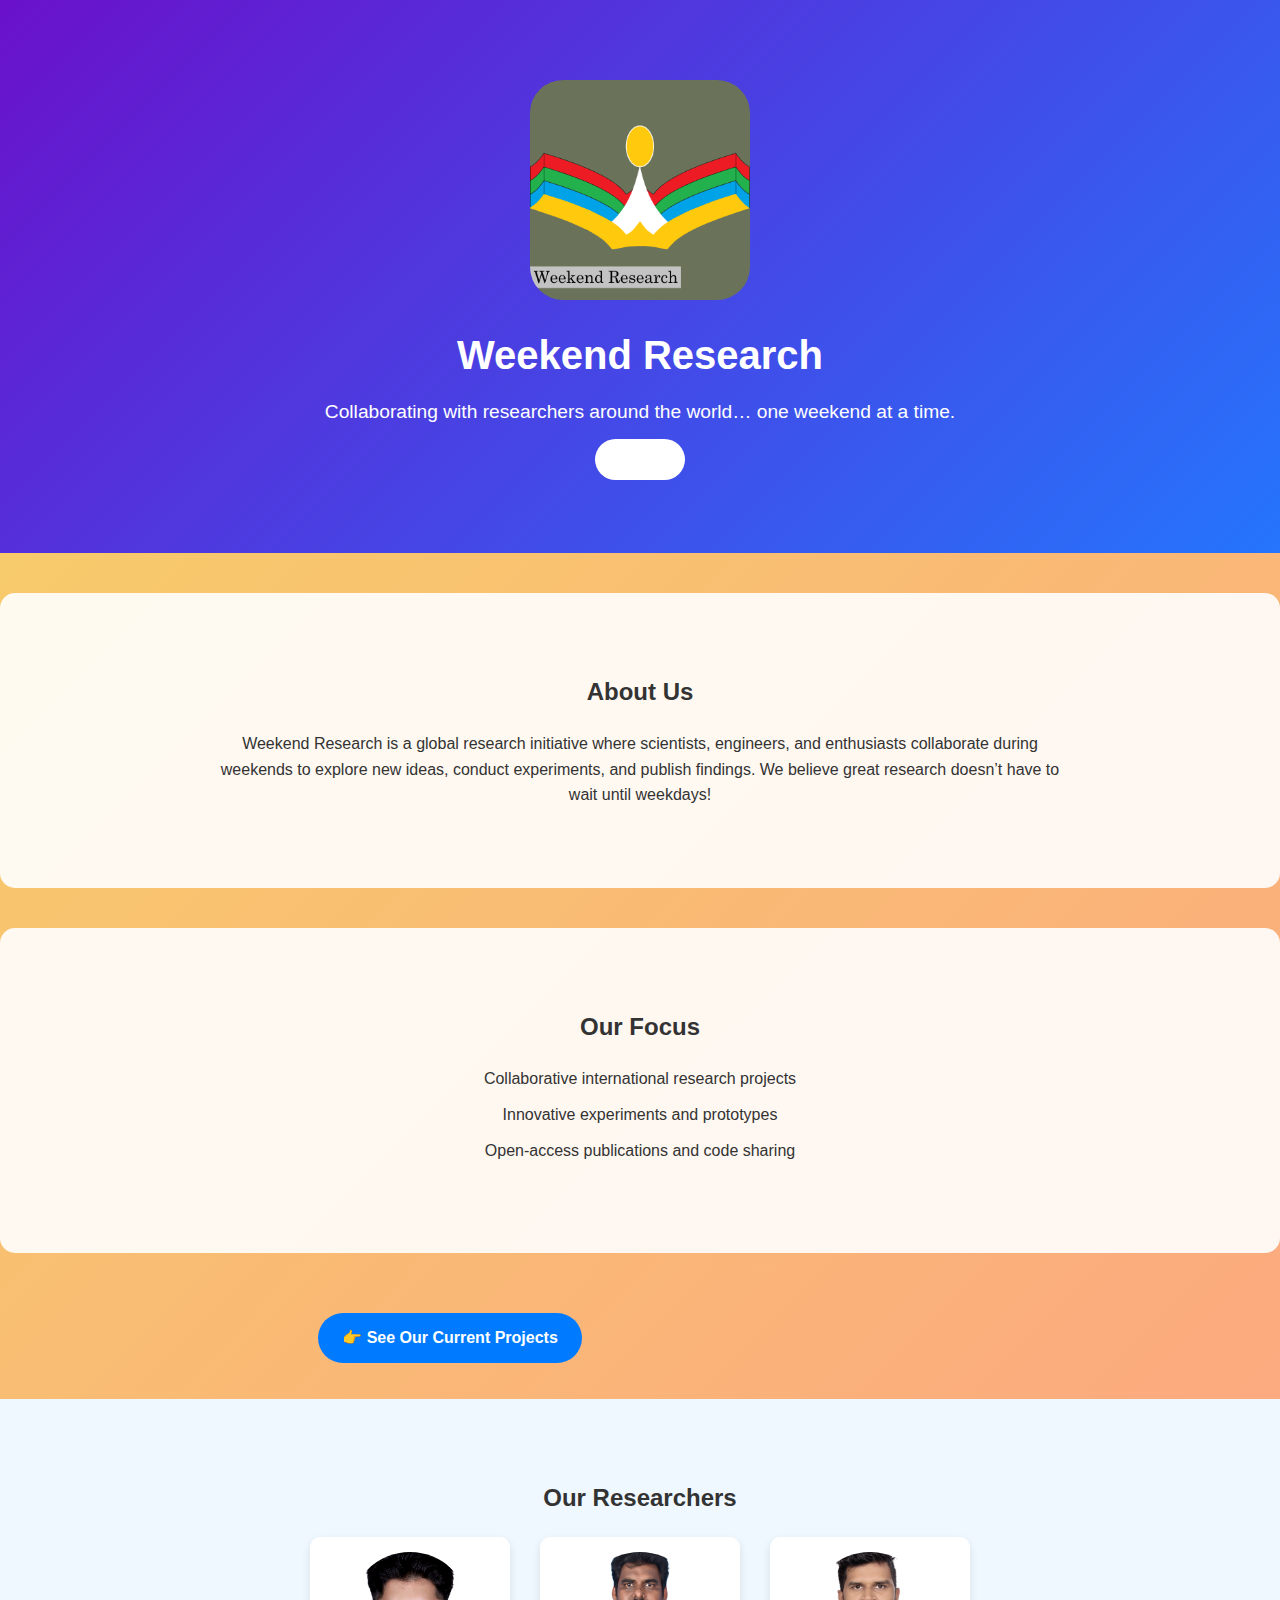
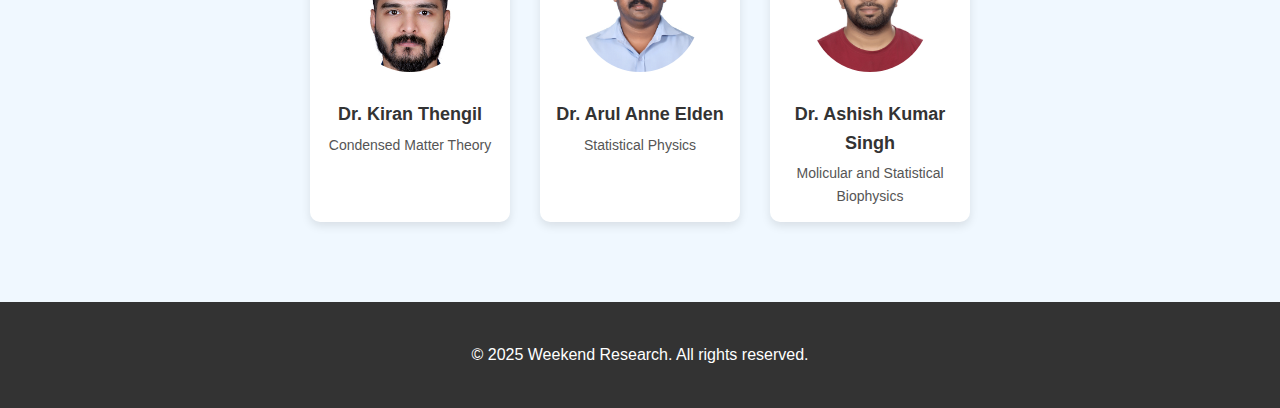
<file: index.html>
<!DOCTYPE html>
<html lang="en">
<head>
    <meta charset="UTF-8">
    <meta name="viewport" content="width=device-width, initial-scale=1.0">
    <title>Weekend Research</title>
    <link rel="stylesheet" href="css/style.css">
    <link rel="icon" type="image/png" href="images/WeekendResearchEmblem.png">
</head>
<body>
    <!-- Header Section -->
    <header class="header">
        <div class="container">
            <img src="images/WeekendResearchEmblem.png" alt="Weekend Research Logo" class="logo">
            <h1>Weekend Research</h1>
            <p class="subtitle">Collaborating with researchers around the world… one weekend at a time.</p>
            <div class="social-links">
                <a href="mailto:weekendresearchofficial@gmail.com">Email</a>
            </div>
        </div>
    </header>

    <!-- About Section -->
    <section class="about">
        <div class="container">
            <h2>About Us</h2>
            <p>
                Weekend Research is a global research initiative where scientists, engineers, and enthusiasts 
                collaborate during weekends to explore new ideas, conduct experiments, and publish findings. 
                We believe great research doesn’t have to wait until weekdays!
            </p>
        </div>
    </section>

    <!-- Research Focus Section -->
    <section class="research">
        <div class="container">
            <h2>Our Focus</h2>
            <ul>
                <li>Collaborative international research projects</li>
                <li>Innovative experiments and prototypes</li>
                <li>Open-access publications and code sharing</li>
            </ul>
        </div>
    </section>
    <!-- Current Projects Section -->
    <section class="projects-link">
        <div class="container">
            <p>
                <a href="projects.html" class="projects-button">👉 See Our Current Projects</a>
            </p>
        </div>
    </section>
    <!-- Researchers Section -->
    <section class="researchers">
        <div class="container">
            <h2>Our Researchers</h2>
            <div class="researcher-grid">
                <div class="researcher-card">
                    <img src="images/KiranThengil.jpg" alt="Researcher 1" class="researcher-photo">
                    <h3>Dr. Kiran Thengil</h3>
                    <p>Condensed Matter Theory</p>
                </div>
                <div class="researcher-card">
                    <img src="images/ArulAnneElden.jpg" alt="Researcher 2" class="researcher-photo">
                    <h3>Dr. Arul Anne Elden</h3>
                    <p>Statistical Physics</p>
                </div>
                <div class="researcher-card">
                    <img src="images/AshishKumarSingh.jpg" alt="Researcher 3" class="researcher-photo">
                    <h3>Dr. Ashish Kumar Singh</h3>
                    <p>Molicular and Statistical Biophysics</p>
                </div>
                <!-- Add more researcher cards here -->
            </div>
        </div>
    </section>

    <!-- Footer Section -->
    <footer class="footer">
        <div class="container">
            <p>&copy; 2025 Weekend Research. All rights reserved.</p>
        </div>
    </footer>
</body>
</html>
</file>
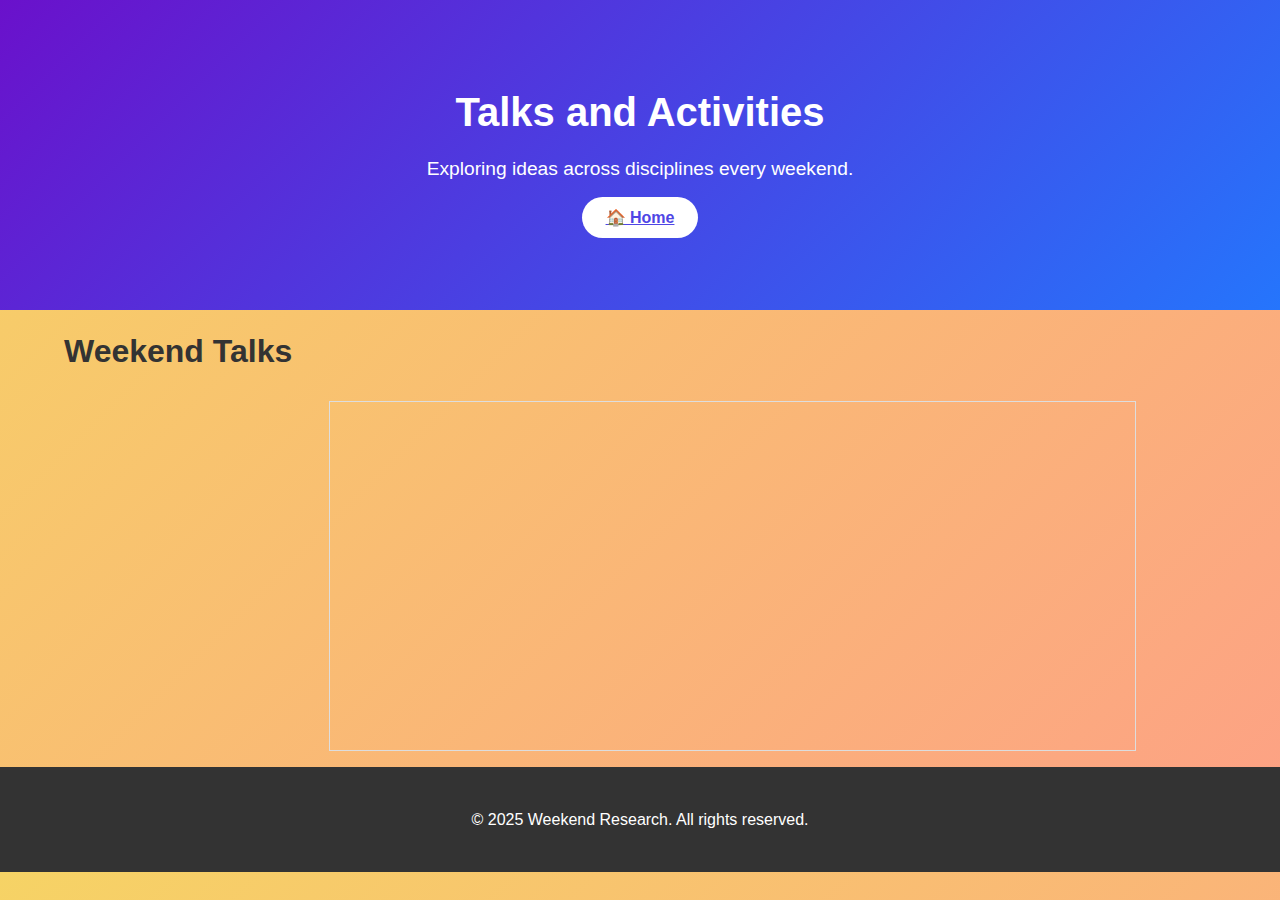
<file: activities.html>
<!DOCTYPE html>
<html lang="en">
<head>
    <meta charset="UTF-8">
    <meta name="viewport" content="width=device-width, initial-scale=1.0">
    <title>Weekend Research</title>
    <link rel="stylesheet" href="css/style.css">
    <link rel="icon" type="image/png" href="images/WeekendResearchEmblem.png">
</head>
<body>
    <!-- Header -->
    <header class="header">
        <div class="container">
            <h1>Talks and Activities</h1>
            <p class="subtitle">Exploring ideas across disciplines every weekend.</p>
            <nav>
                <a href="index.html"class="projects-button">🏠 Home</a>
            </nav>
        </div>
    </header>
    <main>
    <h1>Weekend Talks</h1>
    <!-- Subject Buttons -->
    <div id="subjects"></div>
    <div id="main-container">
    <!-- Player Area -->
    <div id="player">
      <iframe id="video-frame" 
        src="https://www.youtube.com/embed/" 
        frameborder="0" allowfullscreen>
      </iframe>
    </div>
    <!-- Video List Area -->
    <div id="video-list"></div>
    </div>
    </main>
    <!-- Footer Section -->
    <footer class="footer">
        <div class="container">
            <p>&copy; 2025 Weekend Research. All rights reserved.</p>
        </div>
    </footer>
    <script src="script.js"></script>

</body>
</html>
</file>
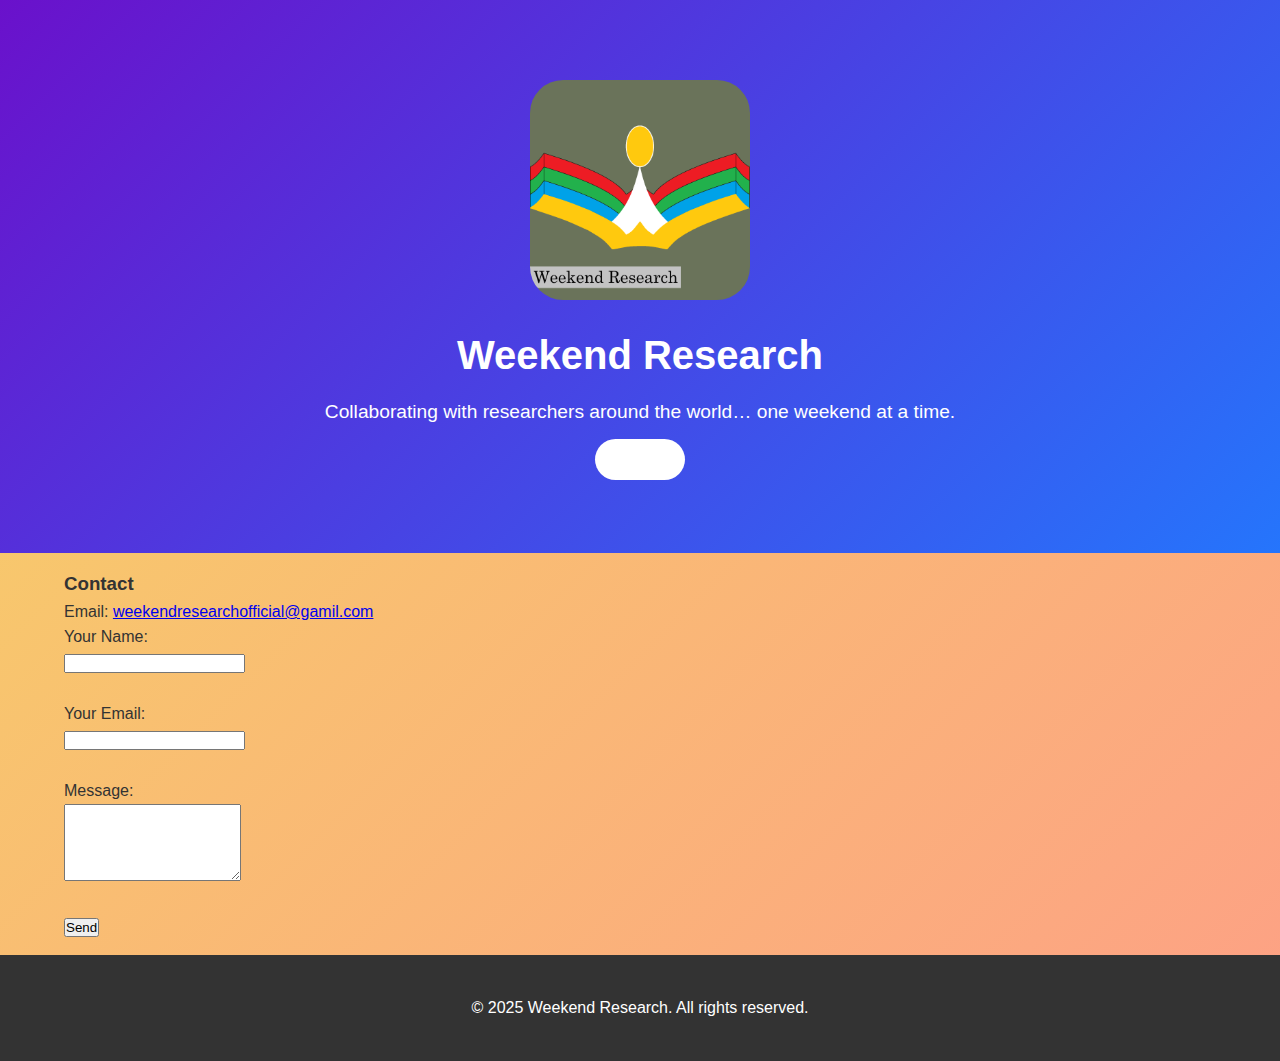
<file: contact.html>
<!DOCTYPE html>
<html lang="en">
<head>
    <meta charset="UTF-8">
    <meta name="viewport" content="width=device-width, initial-scale=1.0">
    <title>Weekend Research</title>
    <link rel="stylesheet" href="css/style.css">
    <link rel="icon" type="image/png" href="images/WeekendResearchEmblem.png">
</head>
<body>
  <!-- Header Section -->
  <header class="header">
      <div class="container">
          <img src="images/WeekendResearchEmblem.png" alt="Weekend Research Logo" class="logo">
          <h1>Weekend Research</h1>
          <p class="subtitle">Collaborating with researchers around the world… one weekend at a time.</p>
          <div class="social-links">
              <a href="mailto:weekendresearchofficial@gmail.com" class="projects-button">Email</a>
          </div>
      </div>
  </header>
  <main>
    <h3>Contact</h3>
    <p>Email: <a href="mailto:weekendresearchofficial@gamil.com">weekendresearchofficial@gamil.com</a></p>
    <form action="https://formspree.io/f/mkgzlogp" method="POST" class="card">
      <label>Your Name:<br><input type="text" name="name" required></label><br><br>
      <label>Your Email:<br><input type="email" name="email" required></label><br><br>
      <label>Message:<br><textarea name="message" rows="5" required></textarea></label><br><br>
      <button type="submit">Send</button>
    </form>
  </main>

  <!-- Footer Section -->
  <footer class="footer">
      <div class="container">
          <p>&copy; 2025 Weekend Research. All rights reserved.</p>
      </div>
  </footer>
</body>
</html>
</file>
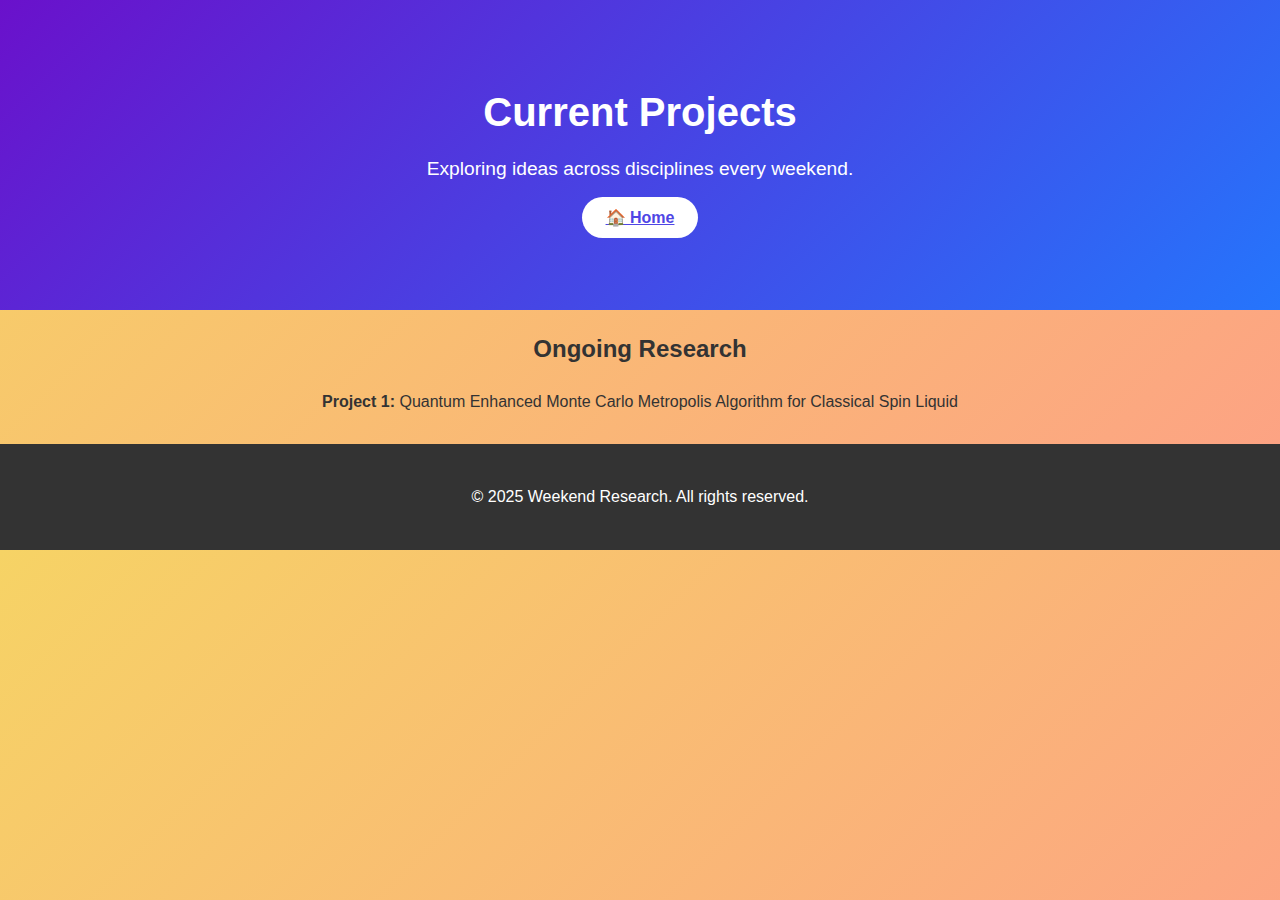
<file: projects.html>
<!DOCTYPE html>
<html lang="en">
<head>
    <meta charset="UTF-8">
    <meta name="viewport" content="width=device-width, initial-scale=1.0">
    <title>Weekend Research - Current Projects</title>
    <link rel="stylesheet" href="css/style.css">
    <link rel="icon" type="image/png" href="images/WeekendResearchEmblem.png">
</head>
<body>
    <!-- Header -->
    <header class="header">
        <div class="container">
            <h1>Current Projects</h1>
            <p class="subtitle">Exploring ideas across disciplines every weekend.</p>
            <nav>
                <a href="index.html">🏠 Home</a>
            </nav>
        </div>
    </header>

    <!-- Project List -->
    <section class="projects">
        <div class="container">
            <h2>Ongoing Research</h2>
            <ul>
                <li><strong>Project 1:</strong> Quantum Enhanced Monte Carlo Metropolis Algorithm for Classical Spin Liquid </li>
            </ul>
        </div>
    </section>

    <!-- Footer -->
    <footer class="footer">
        <div class="container">
            <p>&copy; 2025 Weekend Research. All rights reserved.</p>
        </div>
    </footer>
</body>
</html>
</file>
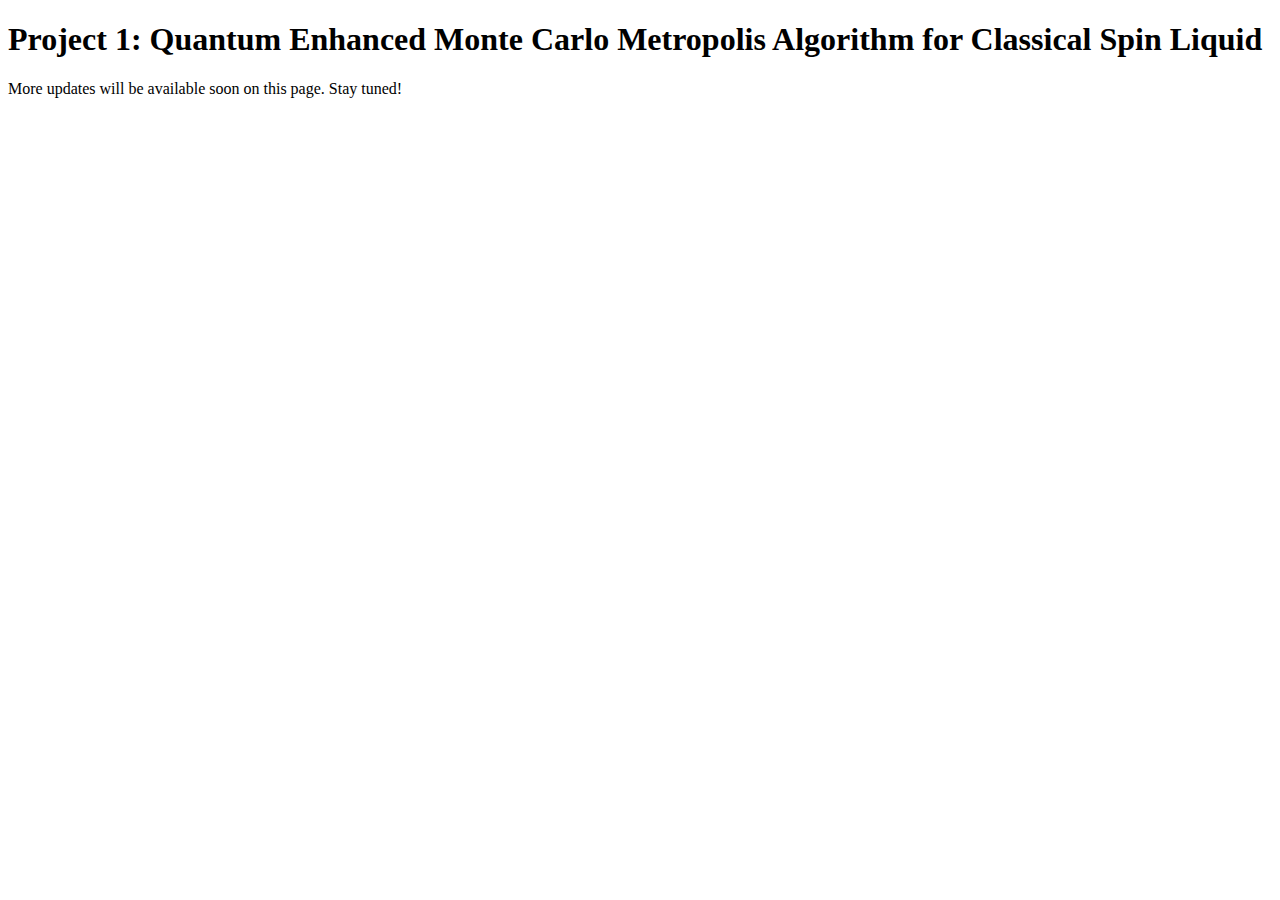
<file: Projects/project1.html>
<!doctype html>
<html lang="en">
<head>
  <meta charset="utf-8" />
  <meta name="viewport" content="width=device-width, initial-scale=1" />
  <title>Project 1: Quantum Enhanced Monte Carlo Metropolis Algorithm for Classical Spin Liquid</title>
</head>
<body>
  <h1>Project 1: Quantum Enhanced Monte Carlo Metropolis Algorithm for Classical Spin Liquid</h1>
  <p>More updates will be available soon on this page. Stay tuned!</p>
</body>
</html>
</file>
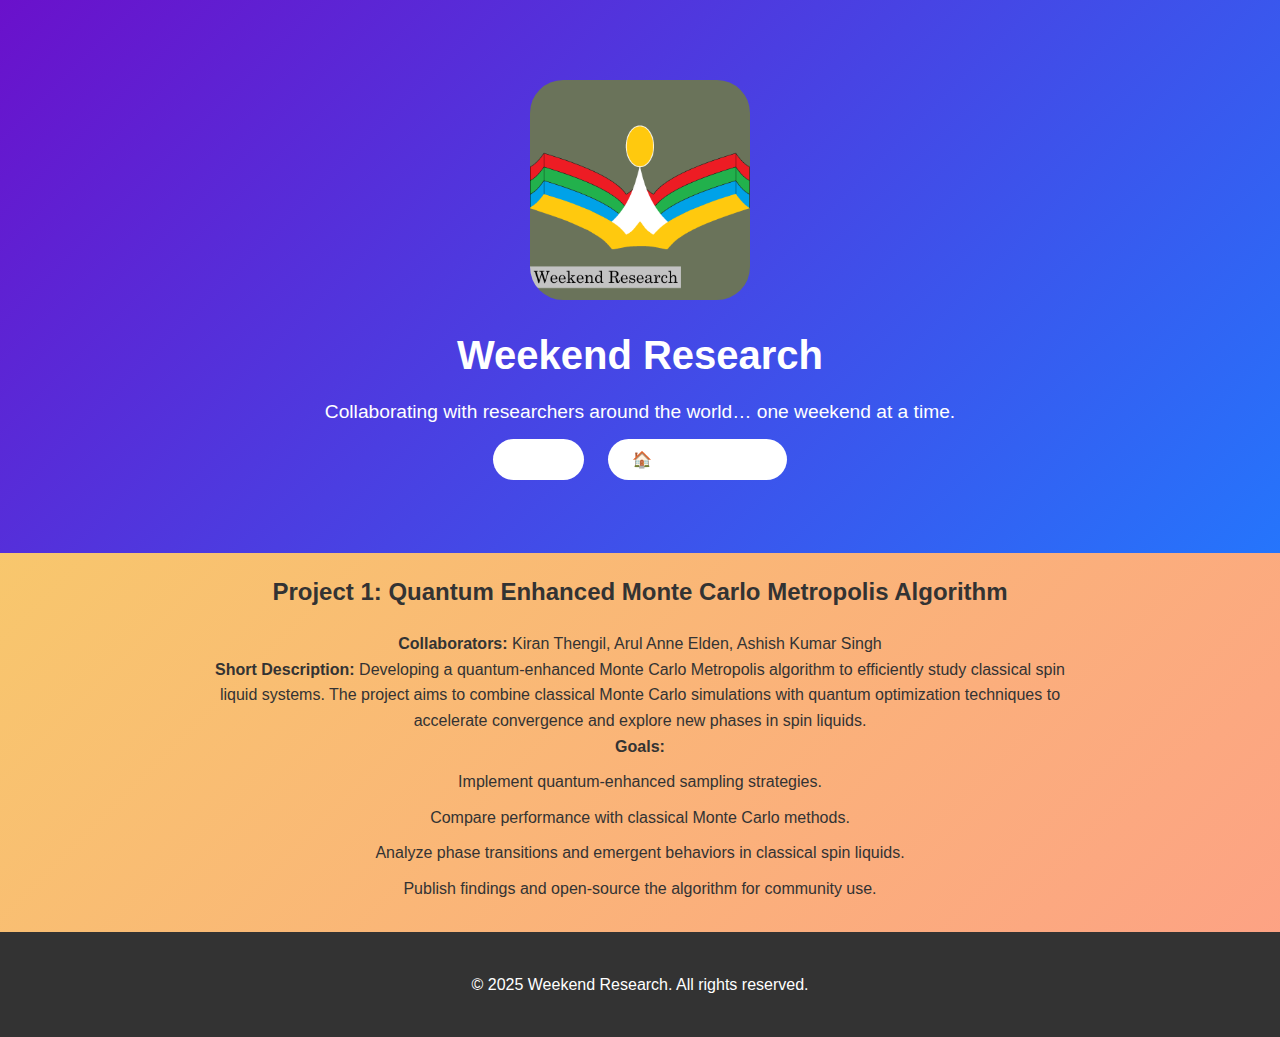
<file: projects/project1.html>
<!DOCTYPE html>
<html lang="en">
<head>
    <meta charset="UTF-8">
    <meta name="viewport" content="width=device-width, initial-scale=1.0">
    <title>Project 1 - Weekend Research</title>
    <link rel="stylesheet" href="../css/style.css">
    <link rel="icon" type="image/png" href="../images/WeekendResearchEmblem.png">
</head>
<body>
    <!-- Header Section -->
    <header class="header">
        <div class="container">
            <img src="../images/WeekendResearchEmblem.png" alt="Weekend Research Logo" class="logo">
            <h1>Weekend Research</h1>
            <p class="subtitle">Collaborating with researchers around the world… one weekend at a time.</p>
            <div class="social-links">
                <a href="mailto:weekendresearchofficial@gmail.com" class="projects-button">Email</a>
                <a href="../index.html" class="projects-button">🏠 Back to Home</a>
            </div>
        </div>
    </header>

    <!-- Project 1 Section -->
    <section class="projects">
        <div class="container">
            <h2>Project 1: Quantum Enhanced Monte Carlo Metropolis Algorithm</h2>
            <p><strong>Collaborators:</strong> Kiran Thengil, Arul Anne Elden, Ashish Kumar Singh</p>
            <p>
                <strong>Short Description:</strong> Developing a quantum-enhanced Monte Carlo Metropolis algorithm to efficiently study classical spin liquid systems. 
                The project aims to combine classical Monte Carlo simulations with quantum optimization techniques to accelerate convergence and explore new phases in spin liquids.
            </p>
            <p>
                <strong>Goals:</strong>
            </p>
            <ul>
                <li>Implement quantum-enhanced sampling strategies.</li>
                <li>Compare performance with classical Monte Carlo methods.</li>
                <li>Analyze phase transitions and emergent behaviors in classical spin liquids.</li>
                <li>Publish findings and open-source the algorithm for community use.</li>
            </ul>
        </div>
    </section>

    <!-- Footer Section -->
    <footer class="footer">
        <div class="container">
            <p>&copy; 2025 Weekend Research. All rights reserved.</p>
        </div>
    </footer>
</body>
</html>
</file>
<file: css/style.css>
/* Reset some default styles */
* {
    margin: 0;
    padding: 0;
    box-sizing: border-box;
}

/* Body & Fonts */
body {
    font-family: 'Segoe UI', Tahoma, Geneva, Verdana, sans-serif;
    line-height: 1.6;
    color: #333;
    background: linear-gradient(135deg, #f6d365 0%, #fda085 100%);
}

/* Container */
.container {
    max-width: 900px;
    margin: 0 auto;
    padding: 20px;
    text-align: center;
}

/* Header */
.header {
    padding: 60px 20px;
    background: linear-gradient(135deg, #6a11cb 0%, #2575fc 100%);
    color: white;
}
.header a {
  background: white;
  color: #4f46e5;
  padding: 0.75rem 1.5rem;
  border-radius: 999px;
  font-weight: 600;
  transition: background 0.3s;
  width: fit-content;
}
.profile-img {
    width: 150px;
    height: 150px;
    border-radius: 50%;
    margin-bottom: 20px;
    border: 4px solid white;
}

.header h1 {
    font-size: 2.5rem;
    margin-bottom: 10px;
}

.subtitle {
    font-size: 1.2rem;
    margin-bottom: 20px;
}

.social-links a {
    color: white;
    text-decoration: none;
    margin: 0 10px;
    font-weight: bold;
    transition: 0.3s;
}

.social-links a:hover {
    text-decoration: underline;
}

/* About & Research Sections */
.about, .research {
    padding: 60px 20px;
    background: rgba(255, 255, 255, 0.9);
    border-radius: 15px;
    margin: 40px auto;
}

h2 {
    color: #333;
    margin-bottom: 20px;
}

ul {
    list-style-type: none;
}

ul li {
    margin: 10px 0;
}

ul li a {
    color: #2575fc;
    text-decoration: none;
}

ul li a:hover {
    text-decoration: underline;
}

/* Footer */
.footer {
    padding: 20px;
    background: #333;
    color: white;
}
.logo {
    width: 220px;      /* smaller width */
    height: 220px;     /* smaller height */
    border-radius: 15%; /* slightly smaller rounding */
    margin-bottom: 15px;
}
.researchers {
    padding: 60px 0;
    background-color: #f0f8ff; /* light blue background */
}

.researcher-grid {
    display: flex;
    flex-wrap: wrap;
    gap: 30px;
    justify-content: center;
}

.researcher-card {
    text-align: center;
    width: 200px;
    padding: 15px;
    background-color: #ffffff;
    border-radius: 10px;
    box-shadow: 0 4px 10px rgba(0,0,0,0.1);
    transition: transform 0.3s;
}

.researcher-card:hover {
    transform: translateY(-5px);
}

.researcher-photo {
    width: 120px;
    height: 120px;
    border-radius: 50%;
    object-fit: cover;
    margin-bottom: 10px;
}

.researcher-card h3 {
    margin: 10px 0 5px 0;
    font-size: 18px;
}

.researcher-card p {
    font-size: 14px;
    color: #555;
}
.projects-link .container {
  display: flex;
  flex-wrap: wrap;   /* allows buttons to move to next line */
  gap: 10px;         /* space between buttons */
  justify-content: center; /* optional: center on screen */
  margin: 1rem 0;
}

.projects-link .projects-button {
  display: inline-block;   /* makes sure each button is treated separately */
  padding: 0.75rem 1.5rem;
  background: #007BFF;
  color: white;
  border-radius: 999px;
  text-decoration: none;
  font-weight: 600;
  transition: background 0.3s;
}

.projects-link .projects-button:hover {
  background: #0056b3;
}
.project-list li {
    margin-bottom: 20px;
    line-height: 1.5;
}

.project-list .project-title {
    font-size: 20px; /* bigger title */
    color: #0077cc;
}
main {
  flex: 1;
  padding: 1rem 5%;
  max-width: 1200px;
  width: 100%;
  box-sizing: border-box;
}/* ============================
   Section Buttons
============================ */
#subjects, #notes-subjects {
  display: flex;
  gap: 8px;
  margin-bottom: 15px;
  overflow-x: auto;
  white-space: nowrap;
  padding-bottom: 8px;
}

#subjects::-webkit-scrollbar,
#notes-subjects::-webkit-scrollbar {
  height: 6px;
}

#subjects::-webkit-scrollbar-thumb,
#notes-subjects::-webkit-scrollbar-thumb {
  background: #ccc;
  border-radius: 3px;
}

.subject-btn, .note-subject-btn {
  background-color: #007BFF;
  color: white;
  padding: 10px 15px;
  border: none;
  border-radius: 5px;
  cursor: pointer;
  flex: 0 0 auto;
}

.subject-btn:hover, .note-subject-btn:hover {
  background-color: #0056b3;
}

.subject-btn.active, .note-subject-btn.active {
  background-color: #28a745;
}

/* ============================
   Talks (Videos)
============================ */
#main-container {
  display: grid;
  grid-template-columns: 250px 1fr;
  gap: 15px;
  margin-top: 15px;
}

#video-list {
  border: 1px solid #ddd;
  padding: 10px;
  overflow-y: auto;
  max-height: 350px;
}

#player {
  display: flex;
  justify-content: center;
  align-items: center;
}

#video-frame {
  width: 100%;
  height: 350px;
  border: none;
}

/* ============================
   Notes (PDFs)
============================ */
#notes-container {
  display: grid;
  grid-template-columns: 250px 1fr;
  gap: 15px;
  margin-top: 15px;
}

#notes-list {
  border: 1px solid #ddd;
  padding: 10px;
  overflow-y: auto;
  max-height: 350px;
}

#notes-viewer {
  display: flex;
  justify-content: center;
  align-items: center;
}

#pdf-frame {
  width: 100%;
  height: 350px;
  border: none;
}

/* ============================
   Shared List Styles
============================ */
.video-title, .note-title {
  padding: 8px;
  margin-bottom: 5px;
  cursor: pointer;
  border-radius: 6px;
  transition: background 0.2s;
}

.video-title:hover, .note-title:hover {
  background: #f0f0f0;
}

.video-title.playing, .note-title.playing {
  background: #4f46e5;
  color: white;
}

/* Responsive adjustments */
@media (max-width: 768px) {
  #main-container, #notes-container {
    grid-template-columns: 1fr;
  }

  #video-list, #notes-list {
    max-height: none;
    width: 100%;
  }

  #video-frame, #pdf-frame {
    height: 300px;
  }
}
</file>
